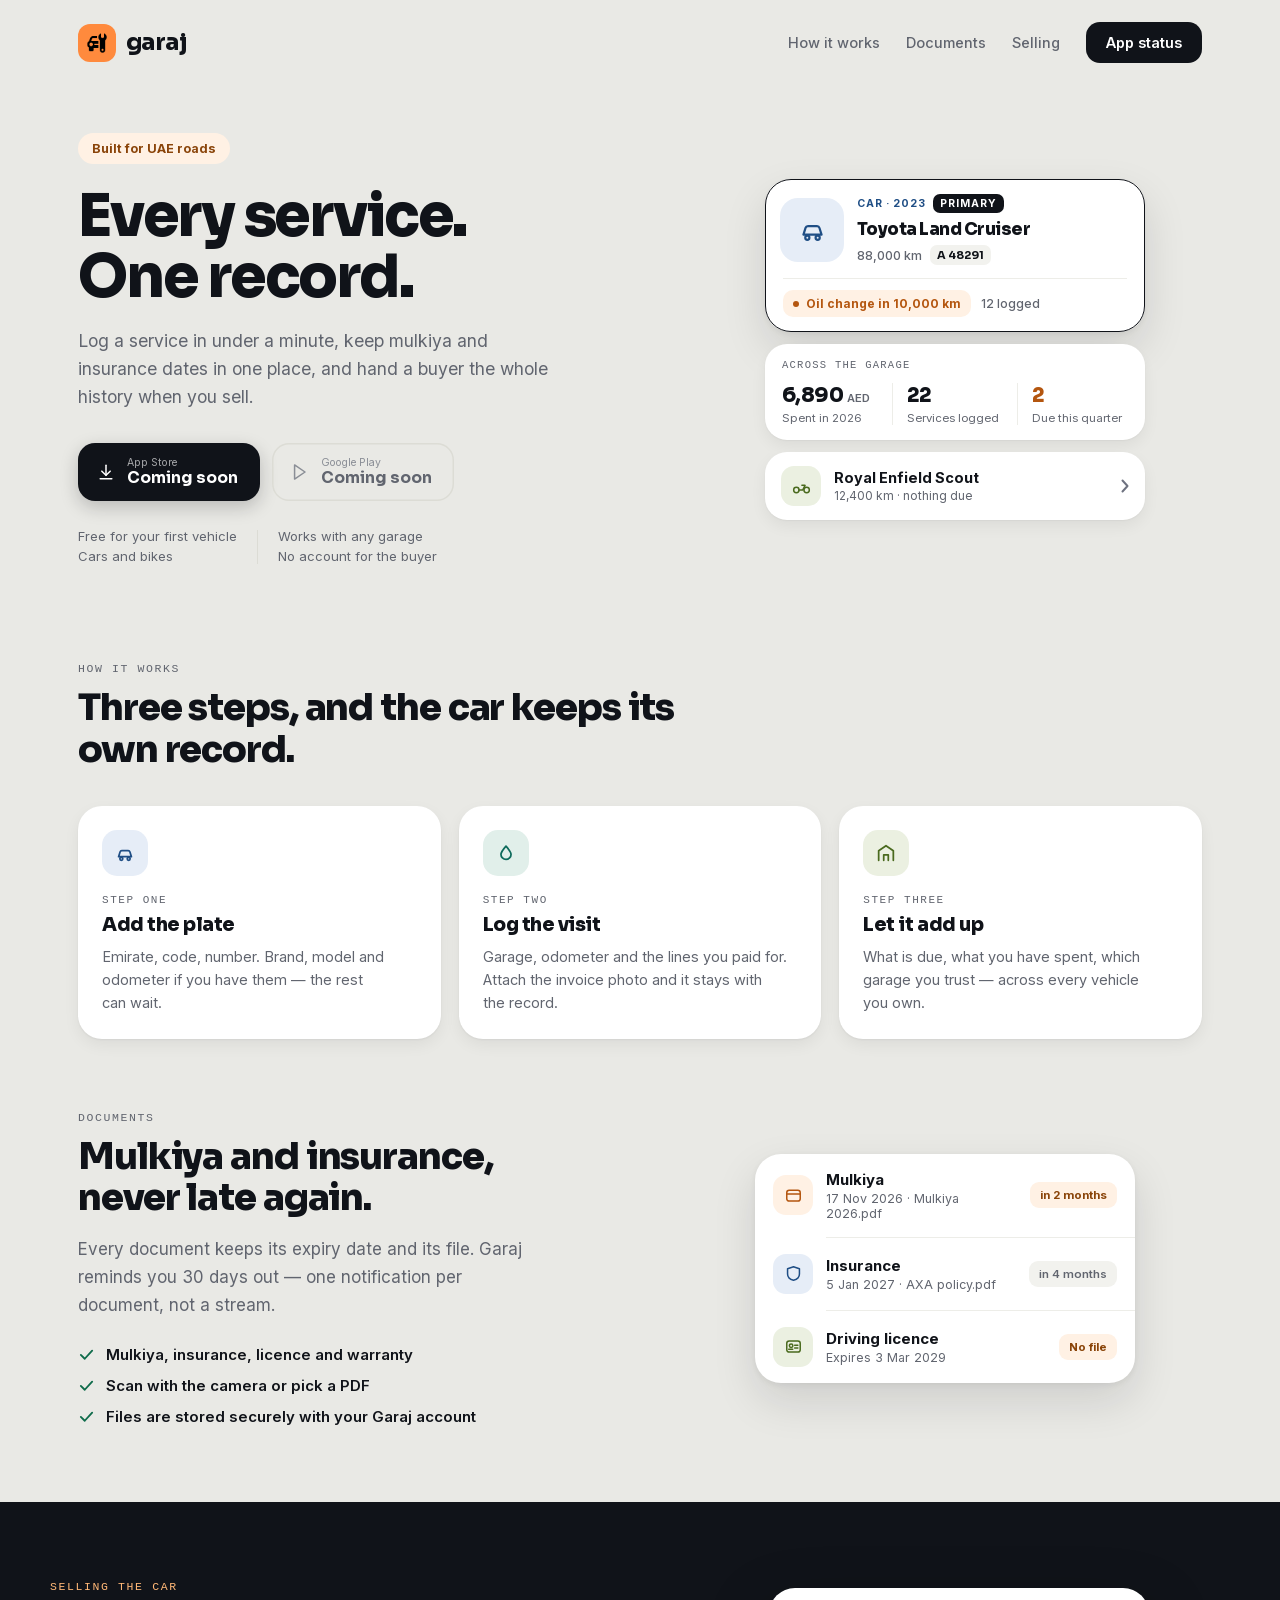
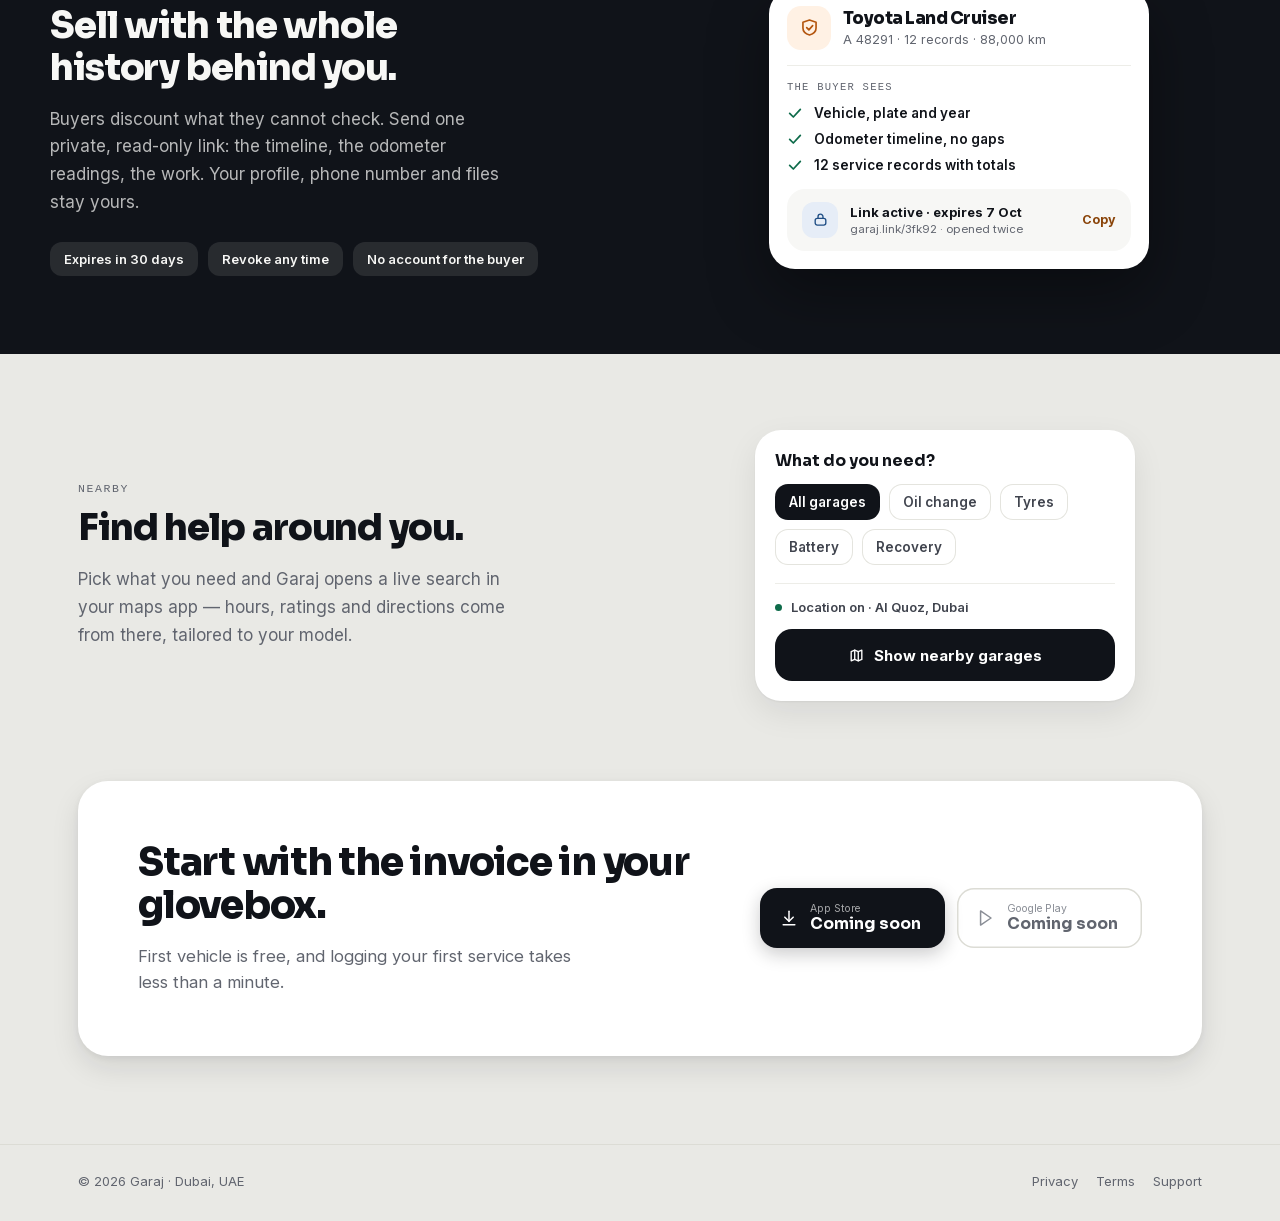
<file: index.html>
<!doctype html>
<html lang="en">
<head>
  <meta charset="utf-8">
  <meta name="viewport" content="width=device-width, initial-scale=1">
  <meta name="theme-color" content="#E9E9E5">
  <meta name="description" content="Garaj keeps your vehicle's service history, documents and reminders together. Built for UAE roads.">
  <title>Garaj — Every service. One record.</title>
  <link rel="icon" type="image/png" href="assets/garaj-mark.png">
  <link rel="stylesheet" href="styles.css">
</head>
<body>
<div style="background: #E9E9E5; font-family: Inter, sans-serif; color: #101319; overflow-x: hidden">

  <header style="max-width: 1180px; margin: 0 auto; padding: 22px 28px; display: flex; align-items: center; justify-content: space-between; gap: 24px; flex-wrap: wrap">
    <div style="display: flex; align-items: center; gap: 10px">
      <div style="width: 38px; height: 38px; border-radius: 12px; background: #FF8A3D; display: flex; align-items: center; justify-content: center; flex-shrink: 0"><img src="assets/garaj-mark.png" alt="" style="width: 22px; height: 22px; filter: brightness(0)"></div>
      <span style="font-family: 'Sora', sans-serif; font-weight: 800; font-size: 23px; letter-spacing: -0.025em">garaj</span>
    </div>
    <nav style="display: flex; align-items: center; gap: 26px; flex-wrap: wrap">
      <a href="#how" style="font-size: 14.5px; font-weight: 500; color: #61656F">How it works</a>
      <a href="#papers" style="font-size: 14.5px; font-weight: 500; color: #61656F">Documents</a>
      <a href="#selling" style="font-size: 14.5px; font-weight: 500; color: #61656F">Selling</a>
      <a href="#get" style="background: #101319; color: #FFFFFF; border-radius: 14px; padding: 12px 20px; font-size: 14.5px; font-weight: 600">App status</a>
    </nav>
  </header>

  <section style="max-width: 1180px; margin: 0 auto; padding: 48px 28px 32px; display: flex; align-items: center; gap: 56px; flex-wrap: wrap; animation: fadeUp .5s ease both">
    <div style="flex: 1 1 420px; min-width: 300px">
      <div style="display: inline-flex; align-items: center; gap: 8px; background: #FFF1E4; color: #8A4409; border-radius: 999px; padding: 8px 14px; font-size: 12.5px; font-weight: 700">Built for UAE roads</div>
      <h1 style="font-family: 'Sora', sans-serif; font-weight: 800; font-size: clamp(38px, 4.6vw, 60px); line-height: 1.03; letter-spacing: -0.038em; margin: 22px 0 0; text-wrap: pretty">Every service.<br>One record.</h1>
      <p style="font-size: 17.5px; line-height: 1.6; color: #61656F; max-width: 470px; margin: 20px 0 0; text-wrap: pretty">Log a service in under a minute, keep mulkiya and insurance dates in one place, and hand a buyer the whole history when you sell.</p>

      
        <div id="get" style="display: flex; gap: 12px; flex-wrap: wrap; margin-top: 32px">
          <div aria-label="App Store coming soon" style="display: flex; align-items: center; gap: 11px; background: #101319; color: #FFFFFF; border-radius: 17px; padding: 14px 22px 14px 18px; box-shadow: 0 6px 18px rgba(16,19,25,.22)">
            <svg width="20" height="20" viewBox="0 0 24 24" fill="none" stroke="#FFFFFF" stroke-width="1.8" stroke-linecap="round" stroke-linejoin="round"><path d="M12 4v12"></path><path d="M7 11l5 5 5-5"></path><path d="M5 20h14"></path></svg>
            <span style="display: flex; flex-direction: column; line-height: 1.15"><span style="font-size: 10.5px; opacity: .62">App Store</span><span style="font-family: 'Sora', sans-serif; font-weight: 700; font-size: 15.5px">Coming soon</span></span>
          </div>
          <div style="display: flex; align-items: center; gap: 11px; background: transparent; color: #61656F; border-radius: 17px; padding: 14px 22px 14px 18px; box-shadow: inset 0 0 0 1.5px #DCDCD5">
            <svg width="20" height="20" viewBox="0 0 24 24" fill="none" stroke="#8A8E96" stroke-width="1.8" stroke-linecap="round" stroke-linejoin="round"><path d="M5.5 3.5 18 12 5.5 20.5z"></path></svg>
            <span style="display: flex; flex-direction: column; line-height: 1.15"><span style="font-size: 10.5px; color: #8A8E96">Google Play</span><span style="font-family: 'Sora', sans-serif; font-weight: 700; font-size: 15.5px; color: #61656F">Coming soon</span></span>
          </div>
        </div>
      

      <div style="display: flex; align-items: center; gap: 20px; margin-top: 26px; flex-wrap: wrap">
        <div style="font-size: 13px; color: #61656F; line-height: 1.5">Free for your first vehicle<br>Cars and bikes</div>
        <div style="width: 1px; height: 34px; background: #DCDCD5"></div>
        <div style="font-size: 13px; color: #61656F; line-height: 1.5">Works with any garage<br>No account for the buyer</div>
      </div>
    </div>

    <div style="flex: 1 1 340px; min-width: 300px; display: flex; justify-content: center">
      <div style="width: 100%; max-width: 380px; display: flex; flex-direction: column; gap: 12px">

        <div style="background: #FFFFFF; border-radius: 26px; padding: 15px; box-shadow: 0 2px 6px rgba(16,19,25,.06), 0 18px 44px rgba(16,19,25,.12); outline: 1.5px solid #101319; outline-offset: -1.5px">
          <div style="display: flex; align-items: center; gap: 13px">
            <div style="width: 64px; height: 64px; border-radius: 18px; background: #E6EDF7; display: flex; align-items: center; justify-content: center; flex-shrink: 0">
              <svg width="31" height="31" viewBox="0 0 24 24" fill="none" stroke="#1F4E85" stroke-width="1.7" stroke-linecap="round" stroke-linejoin="round"><path d="M5 16h14l-1.6-5.2A2 2 0 0 0 15.5 9.4h-7A2 2 0 0 0 6.6 10.8Z"></path><circle cx="8" cy="18.4" r="1.6"></circle><circle cx="16" cy="18.4" r="1.6"></circle></svg>
            </div>
            <div style="flex: 1; min-width: 0">
              <div style="display: flex; align-items: center; gap: 6px; flex-wrap: wrap">
                <span style="font-size: 10.5px; font-weight: 700; letter-spacing: .1em; text-transform: uppercase; color: #1F4E85">Car · 2023</span>
                <span style="font-size: 10.5px; font-weight: 700; letter-spacing: .1em; text-transform: uppercase; color: #FFFFFF; background: #101319; padding: 3px 7px; border-radius: 7px">Primary</span>
              </div>
              <div style="font-family: 'Sora', sans-serif; font-weight: 800; font-size: 17px; letter-spacing: -0.03em; margin-top: 6px">Toyota Land Cruiser</div>
              <div style="display: flex; align-items: center; gap: 8px; margin-top: 5px">
                <span style="font-size: 12.5px; color: #61656F; font-weight: 500">88,000 km</span>
                <span style="font-family: 'Sora', sans-serif; font-weight: 700; font-size: 11px; background: #F2F2EE; padding: 3px 7px; border-radius: 7px">A 48291</span>
              </div>
            </div>
          </div>
          <div style="height: 1px; background: #EDEDE8; margin: 13px 3px 0"></div>
          <div style="display: flex; align-items: center; gap: 10px; padding: 11px 3px 0; flex-wrap: wrap">
            <div style="display: flex; align-items: center; gap: 7px; background: #FFF1E4; padding: 6px 10px; border-radius: 10px">
              <div style="width: 6px; height: 6px; border-radius: 50%; background: #B4560F"></div>
              <span style="font-size: 12px; font-weight: 700; color: #B4560F">Oil change in 10,000 km</span>
            </div>
            <span style="font-size: 12px; color: #61656F; font-weight: 500">12 logged</span>
          </div>
        </div>

        <div style="background: #FFFFFF; border-radius: 22px; padding: 15px 17px; box-shadow: 0 1px 2px rgba(16,19,25,.05), 0 6px 16px rgba(16,19,25,.06)">
          <div style="font-family: ui-monospace, monospace; font-size: 10.5px; letter-spacing: .12em; text-transform: uppercase; color: #61656F">Across the garage</div>
          <div style="display: flex; margin-top: 12px">
            <div style="flex: 1">
              <div style="display: flex; align-items: baseline; gap: 4px">
                <span style="font-family: 'Sora', sans-serif; font-weight: 800; font-size: 20px; letter-spacing: -0.03em">6,890</span>
                <span style="font-size: 11.5px; color: #61656F; font-weight: 600">AED</span>
              </div>
              <div style="font-size: 11.5px; color: #61656F; margin-top: 3px">Spent in 2026</div>
            </div>
            <div style="width: 1px; background: #EDEDE8; margin: 0 14px"></div>
            <div style="flex: 1">
              <div style="font-family: 'Sora', sans-serif; font-weight: 800; font-size: 20px; letter-spacing: -0.03em">22</div>
              <div style="font-size: 11.5px; color: #61656F; margin-top: 3px">Services logged</div>
            </div>
            <div style="width: 1px; background: #EDEDE8; margin: 0 14px"></div>
            <div style="flex: 1">
              <div style="font-family: 'Sora', sans-serif; font-weight: 800; font-size: 20px; letter-spacing: -0.03em; color: #B4560F">2</div>
              <div style="font-size: 11.5px; color: #61656F; margin-top: 3px">Due this quarter</div>
            </div>
          </div>
        </div>

        <div style="display: flex; align-items: center; gap: 13px; background: #FFFFFF; border-radius: 22px; padding: 14px 16px; box-shadow: 0 1px 2px rgba(16,19,25,.05), 0 6px 16px rgba(16,19,25,.06)">
          <div style="width: 40px; height: 40px; border-radius: 13px; background: #EBF0E1; display: flex; align-items: center; justify-content: center; flex-shrink: 0">
            <svg width="19" height="19" viewBox="0 0 24 24" fill="none" stroke="#4A6A1E" stroke-width="1.9" stroke-linecap="round" stroke-linejoin="round"><circle cx="5.5" cy="16.5" r="3.4"></circle><circle cx="18.5" cy="16.5" r="3.4"></circle><path d="M8.5 16.5h5l3-6h-4"></path></svg>
          </div>
          <div style="flex: 1; min-width: 0">
            <div style="font-size: 14.5px; font-weight: 700">Royal Enfield Scout</div>
            <div style="font-size: 12px; color: #61656F; margin-top: 2px">12,400 km · nothing due</div>
          </div>
          <svg width="8" height="14" viewBox="0 0 8 14" fill="none" stroke="#6E7280" stroke-width="2" stroke-linecap="round" stroke-linejoin="round" style="flex-shrink: 0"><path d="M1.5 1.5 6.5 7l-5 5.5"></path></svg>
        </div>

      </div>
    </div>
  </section>

  <section id="how" style="max-width: 1180px; margin: 0 auto; padding: 64px 28px 0">
    <div style="font-family: ui-monospace, monospace; font-size: 11.5px; color: #61656F; letter-spacing: .14em; text-transform: uppercase">How it works</div>
    <h2 style="font-family: 'Sora', sans-serif; font-weight: 800; font-size: clamp(27px, 3vw, 37px); letter-spacing: -0.03em; margin: 12px 0 36px; max-width: 620px; line-height: 1.12">Three steps, and the car keeps its own record.</h2>
    <div style="display: grid; grid-template-columns: repeat(auto-fit, minmax(min(100%, 260px), 1fr)); gap: 18px">

      <div style="background: #FFFFFF; border-radius: 24px; padding: 24px; box-shadow: 0 1px 2px rgba(16,19,25,.05), 0 6px 16px rgba(16,19,25,.06)">
        <div style="width: 46px; height: 46px; border-radius: 15px; background: #E6EDF7; display: flex; align-items: center; justify-content: center">
          <svg width="22" height="22" viewBox="0 0 24 24" fill="none" stroke="#1F4E85" stroke-width="1.9" stroke-linecap="round" stroke-linejoin="round"><path d="M5 16h14l-1.6-5.2A2 2 0 0 0 15.5 9.4h-7A2 2 0 0 0 6.6 10.8Z"></path><circle cx="8" cy="18.4" r="1.6"></circle><circle cx="16" cy="18.4" r="1.6"></circle></svg>
        </div>
        <div style="font-family: ui-monospace, monospace; font-size: 11px; letter-spacing: .14em; text-transform: uppercase; color: #61656F; margin-top: 18px">Step one</div>
        <div style="font-family: 'Sora', sans-serif; font-weight: 800; font-size: 19px; letter-spacing: -0.025em; margin-top: 7px">Add the plate</div>
        <p style="font-size: 14.5px; line-height: 1.6; color: #61656F; margin: 8px 0 0; text-wrap: pretty">Emirate, code, number. Brand, model and odometer if you have them — the rest can wait.</p>
      </div>

      <div style="background: #FFFFFF; border-radius: 24px; padding: 24px; box-shadow: 0 1px 2px rgba(16,19,25,.05), 0 6px 16px rgba(16,19,25,.06)">
        <div style="width: 46px; height: 46px; border-radius: 15px; background: #E1EFEA; display: flex; align-items: center; justify-content: center">
          <svg width="22" height="22" viewBox="0 0 24 24" fill="none" stroke="#0E6B5C" stroke-width="1.9" stroke-linecap="round" stroke-linejoin="round"><path d="M12 4.5c3.5 4 5.5 6.3 5.5 9a5.5 5.5 0 0 1-11 0c0-2.7 2-5 5.5-9Z"></path></svg>
        </div>
        <div style="font-family: ui-monospace, monospace; font-size: 11px; letter-spacing: .14em; text-transform: uppercase; color: #61656F; margin-top: 18px">Step two</div>
        <div style="font-family: 'Sora', sans-serif; font-weight: 800; font-size: 19px; letter-spacing: -0.025em; margin-top: 7px">Log the visit</div>
        <p style="font-size: 14.5px; line-height: 1.6; color: #61656F; margin: 8px 0 0; text-wrap: pretty">Garage, odometer and the lines you paid for. Attach the invoice photo and it stays with the record.</p>
      </div>

      <div style="background: #FFFFFF; border-radius: 24px; padding: 24px; box-shadow: 0 1px 2px rgba(16,19,25,.05), 0 6px 16px rgba(16,19,25,.06)">
        <div style="width: 46px; height: 46px; border-radius: 15px; background: #EBF0E1; display: flex; align-items: center; justify-content: center">
          <svg width="22" height="22" viewBox="0 0 24 24" fill="none" stroke="#4A6A1E" stroke-width="1.9" stroke-linecap="round" stroke-linejoin="round"><path d="M4 20V9.5l8-5.5 8 5.5V20"></path><path d="M9.5 20v-6h5v6"></path></svg>
        </div>
        <div style="font-family: ui-monospace, monospace; font-size: 11px; letter-spacing: .14em; text-transform: uppercase; color: #61656F; margin-top: 18px">Step three</div>
        <div style="font-family: 'Sora', sans-serif; font-weight: 800; font-size: 19px; letter-spacing: -0.025em; margin-top: 7px">Let it add up</div>
        <p style="font-size: 14.5px; line-height: 1.6; color: #61656F; margin: 8px 0 0; text-wrap: pretty">What is due, what you have spent, which garage you trust — across every vehicle you own.</p>
      </div>

    </div>
  </section>

  <section id="papers" style="max-width: 1180px; margin: 0 auto; padding: 72px 28px 0; display: flex; gap: 56px; align-items: center; flex-wrap: wrap">
    <div style="flex: 1 1 380px; min-width: 300px">
      <div style="font-family: ui-monospace, monospace; font-size: 11.5px; color: #61656F; letter-spacing: .14em; text-transform: uppercase">Documents</div>
      <h2 style="font-family: 'Sora', sans-serif; font-weight: 800; font-size: clamp(27px, 3vw, 37px); letter-spacing: -0.03em; margin: 12px 0 0; line-height: 1.12; max-width: 460px">Mulkiya and insurance, never late again.</h2>
      <p style="font-size: 17px; line-height: 1.62; color: #61656F; max-width: 460px; margin: 18px 0 0; text-wrap: pretty">Every document keeps its expiry date and its file. Garaj reminds you 30 days out — one notification per document, not a stream.</p>
      <div style="display: flex; flex-direction: column; gap: 12px; margin-top: 26px; max-width: 440px">
        <div style="display: flex; align-items: center; gap: 11px">
          <svg width="17" height="17" viewBox="0 0 24 24" fill="none" stroke="#0E6B4A" stroke-width="2.6" stroke-linecap="round" stroke-linejoin="round" style="flex-shrink: 0"><path d="M4 12.5 9.5 18 20 6.5"></path></svg>
          <span style="font-size: 15px; font-weight: 600">Mulkiya, insurance, licence and warranty</span>
        </div>
        <div style="display: flex; align-items: center; gap: 11px">
          <svg width="17" height="17" viewBox="0 0 24 24" fill="none" stroke="#0E6B4A" stroke-width="2.6" stroke-linecap="round" stroke-linejoin="round" style="flex-shrink: 0"><path d="M4 12.5 9.5 18 20 6.5"></path></svg>
          <span style="font-size: 15px; font-weight: 600">Scan with the camera or pick a PDF</span>
        </div>
        <div style="display: flex; align-items: center; gap: 11px">
          <svg width="17" height="17" viewBox="0 0 24 24" fill="none" stroke="#0E6B4A" stroke-width="2.6" stroke-linecap="round" stroke-linejoin="round" style="flex-shrink: 0"><path d="M4 12.5 9.5 18 20 6.5"></path></svg>
          <span style="font-size: 15px; font-weight: 600">Files are stored securely with your Garaj account</span>
        </div>
      </div>
    </div>

    <div style="flex: 1 1 340px; min-width: 300px; display: flex; justify-content: center">
      <div style="width: 100%; max-width: 380px; background: #FFFFFF; border-radius: 26px; box-shadow: 0 2px 6px rgba(16,19,25,.06), 0 18px 44px rgba(16,19,25,.12)">
        <div style="display: flex; align-items: center; gap: 13px; padding: 16px 18px">
          <div style="width: 40px; height: 40px; border-radius: 13px; background: #FFF1E4; display: flex; align-items: center; justify-content: center; flex-shrink: 0">
            <svg width="19" height="19" viewBox="0 0 24 24" fill="none" stroke="#B4560F" stroke-width="1.9" stroke-linecap="round" stroke-linejoin="round"><rect x="3.5" y="5.5" width="17" height="13.5" rx="3"></rect><path d="M3.5 10h17"></path></svg>
          </div>
          <div style="flex: 1; min-width: 0">
            <div style="font-size: 15px; font-weight: 700">Mulkiya</div>
            <div style="font-size: 12.5px; color: #61656F; margin-top: 2px">17 Nov 2026 · Mulkiya 2026.pdf</div>
          </div>
          <span style="background: #FFF1E4; color: #8A4409; font-size: 11.5px; font-weight: 700; padding: 6px 10px; border-radius: 9px; white-space: nowrap; flex-shrink: 0">in 2 months</span>
        </div>
        <div style="height: 1px; background: #EDEDE8; margin-left: 71px"></div>
        <div style="display: flex; align-items: center; gap: 13px; padding: 16px 18px">
          <div style="width: 40px; height: 40px; border-radius: 13px; background: #E6EDF7; display: flex; align-items: center; justify-content: center; flex-shrink: 0">
            <svg width="19" height="19" viewBox="0 0 24 24" fill="none" stroke="#1F4E85" stroke-width="1.9" stroke-linecap="round" stroke-linejoin="round"><path d="M12 3.5 19.5 6v6.5c0 4-3.2 6.8-7.5 8-4.3-1.2-7.5-4-7.5-8V6Z"></path></svg>
          </div>
          <div style="flex: 1; min-width: 0">
            <div style="font-size: 15px; font-weight: 700">Insurance</div>
            <div style="font-size: 12.5px; color: #61656F; margin-top: 2px">5 Jan 2027 · AXA policy.pdf</div>
          </div>
          <span style="background: #F2F2EE; color: #61656F; font-size: 11.5px; font-weight: 600; padding: 6px 10px; border-radius: 9px; white-space: nowrap; flex-shrink: 0">in 4 months</span>
        </div>
        <div style="height: 1px; background: #EDEDE8; margin-left: 71px"></div>
        <div style="display: flex; align-items: center; gap: 13px; padding: 16px 18px">
          <div style="width: 40px; height: 40px; border-radius: 13px; background: #EBF0E1; display: flex; align-items: center; justify-content: center; flex-shrink: 0">
            <svg width="19" height="19" viewBox="0 0 24 24" fill="none" stroke="#4A6A1E" stroke-width="1.9" stroke-linecap="round" stroke-linejoin="round"><rect x="3.5" y="5" width="17" height="14" rx="3"></rect><circle cx="9" cy="11" r="2.2"></circle><path d="M13.5 10.5h4M13.5 14h4M6 15.5h5"></path></svg>
          </div>
          <div style="flex: 1; min-width: 0">
            <div style="font-size: 15px; font-weight: 700">Driving licence</div>
            <div style="font-size: 12.5px; color: #61656F; margin-top: 2px">Expires 3 Mar 2029</div>
          </div>
          <span style="background: #FFF1E4; color: #8A4409; font-size: 11.5px; font-weight: 700; padding: 6px 10px; border-radius: 9px; white-space: nowrap; flex-shrink: 0">No file</span>
        </div>
      </div>
    </div>
  </section>

  <section id="selling" style="background: #101319; margin-top: 76px; padding: 78px 28px; color: #F7F7F5">
    <div style="max-width: 1180px; margin: 0 auto; display: flex; gap: 56px; align-items: center; flex-wrap: wrap">
      <div style="flex: 1 1 380px; min-width: 300px">
        <div style="font-family: ui-monospace, monospace; font-size: 11.5px; color: #FFB877; letter-spacing: .14em; text-transform: uppercase">Selling the car</div>
        <h2 style="font-family: 'Sora', sans-serif; font-weight: 800; font-size: clamp(27px, 3vw, 37px); letter-spacing: -0.03em; margin: 12px 0 0; line-height: 1.12; max-width: 470px">Sell with the whole history behind you.</h2>
        <p style="font-size: 17px; line-height: 1.62; color: rgba(247,247,245,.72); max-width: 470px; margin: 18px 0 0; text-wrap: pretty">Buyers discount what they cannot check. Send one private, read-only link: the timeline, the odometer readings, the work. Your profile, phone number and files stay yours.</p>
        <div style="display: flex; gap: 10px; flex-wrap: wrap; margin-top: 26px">
          <span style="background: rgba(247,247,245,.1); color: #F7F7F5; font-size: 13px; font-weight: 600; padding: 9px 14px; border-radius: 12px">Expires in 30 days</span>
          <span style="background: rgba(247,247,245,.1); color: #F7F7F5; font-size: 13px; font-weight: 600; padding: 9px 14px; border-radius: 12px">Revoke any time</span>
          <span style="background: rgba(247,247,245,.1); color: #F7F7F5; font-size: 13px; font-weight: 600; padding: 9px 14px; border-radius: 12px">No account for the buyer</span>
        </div>
      </div>

      <div style="flex: 1 1 340px; min-width: 300px; display: flex; justify-content: center">
        <div style="width: 100%; max-width: 380px; background: #FFFFFF; color: #101319; border-radius: 26px; padding: 18px; box-shadow: 0 24px 60px rgba(0,0,0,.36)">
          <div style="display: flex; align-items: center; gap: 12px">
            <div style="width: 44px; height: 44px; border-radius: 14px; background: #FFF1E4; display: flex; align-items: center; justify-content: center; flex-shrink: 0">
              <svg width="21" height="21" viewBox="0 0 24 24" fill="none" stroke="#B4560F" stroke-width="1.9" stroke-linecap="round" stroke-linejoin="round"><path d="M12 3.5 19.5 6v6.5c0 4-3.2 6.8-7.5 8-4.3-1.2-7.5-4-7.5-8V6Z"></path><path d="M8.8 12.2 11.3 14.7 15.6 9.9"></path></svg>
            </div>
            <div style="flex: 1; min-width: 0">
              <div style="font-family: 'Sora', sans-serif; font-weight: 800; font-size: 17px; letter-spacing: -0.03em">Toyota Land Cruiser</div>
              <div style="font-size: 12.5px; color: #61656F; margin-top: 3px">A 48291 · 12 records · 88,000 km</div>
            </div>
          </div>
          <div style="height: 1px; background: #EDEDE8; margin: 15px 0"></div>
          <div style="font-family: ui-monospace, monospace; font-size: 10.5px; letter-spacing: .12em; text-transform: uppercase; color: #61656F">The buyer sees</div>
          <div style="display: flex; flex-direction: column; gap: 10px; margin-top: 12px">
            <div style="display: flex; align-items: center; gap: 11px">
              <svg width="16" height="16" viewBox="0 0 24 24" fill="none" stroke="#0E6B4A" stroke-width="2.6" stroke-linecap="round" stroke-linejoin="round" style="flex-shrink: 0"><path d="M4 12.5 9.5 18 20 6.5"></path></svg>
              <span style="font-size: 13.5px; font-weight: 600">Vehicle, plate and year</span>
            </div>
            <div style="display: flex; align-items: center; gap: 11px">
              <svg width="16" height="16" viewBox="0 0 24 24" fill="none" stroke="#0E6B4A" stroke-width="2.6" stroke-linecap="round" stroke-linejoin="round" style="flex-shrink: 0"><path d="M4 12.5 9.5 18 20 6.5"></path></svg>
              <span style="font-size: 13.5px; font-weight: 600">Odometer timeline, no gaps</span>
            </div>
            <div style="display: flex; align-items: center; gap: 11px">
              <svg width="16" height="16" viewBox="0 0 24 24" fill="none" stroke="#0E6B4A" stroke-width="2.6" stroke-linecap="round" stroke-linejoin="round" style="flex-shrink: 0"><path d="M4 12.5 9.5 18 20 6.5"></path></svg>
              <span style="font-size: 13.5px; font-weight: 600">12 service records with totals</span>
            </div>
          </div>
          <div style="display: flex; align-items: center; gap: 12px; background: #F7F7F5; border-radius: 18px; padding: 13px 15px; margin-top: 16px">
            <div style="width: 36px; height: 36px; border-radius: 12px; background: #E6EDF7; display: flex; align-items: center; justify-content: center; flex-shrink: 0">
              <svg width="17" height="17" viewBox="0 0 24 24" fill="none" stroke="#1F4E85" stroke-width="1.9" stroke-linecap="round" stroke-linejoin="round"><rect x="4.5" y="10.5" width="15" height="9.5" rx="3"></rect><path d="M8.5 10.5V8a3.5 3.5 0 0 1 7 0v2.5"></path></svg>
            </div>
            <div style="flex: 1; min-width: 0">
              <div style="font-size: 13px; font-weight: 700">Link active · expires 7 Oct</div>
              <div style="font-size: 11.5px; color: #61656F; margin-top: 2px">garaj.link/3fk92 · opened twice</div>
            </div>
            <span style="font-size: 12.5px; font-weight: 700; color: #8A4409; flex-shrink: 0">Copy</span>
          </div>
        </div>
      </div>
    </div>
  </section>

  
    <section style="max-width: 1180px; margin: 0 auto; padding: 76px 28px 0; display: flex; gap: 56px; align-items: center; flex-wrap: wrap">
      <div style="flex: 1 1 380px; min-width: 300px">
        <div style="font-family: ui-monospace, monospace; font-size: 11.5px; color: #61656F; letter-spacing: .14em; text-transform: uppercase">Nearby</div>
        <h2 style="font-family: 'Sora', sans-serif; font-weight: 800; font-size: clamp(27px, 3vw, 37px); letter-spacing: -0.03em; margin: 12px 0 0; line-height: 1.12; max-width: 440px">Find help around you.</h2>
        <p style="font-size: 17px; line-height: 1.62; color: #61656F; max-width: 460px; margin: 18px 0 0; text-wrap: pretty">Pick what you need and Garaj opens a live search in your maps app — hours, ratings and directions come from there, tailored to your model.</p>
      </div>
      <div style="flex: 1 1 340px; min-width: 300px; display: flex; justify-content: center">
        <div style="width: 100%; max-width: 380px; background: #FFFFFF; border-radius: 26px; padding: 20px; box-shadow: 0 1px 2px rgba(16,19,25,.05), 0 12px 32px rgba(16,19,25,.08)">
          <div style="font-family: 'Sora', sans-serif; font-weight: 700; font-size: 16px">What do you need?</div>
          <div style="display: flex; flex-wrap: wrap; gap: 9px; margin-top: 13px">
            <span style="background: #101319; color: #FFFFFF; font-size: 13.5px; font-weight: 600; padding: 10px 14px; border-radius: 13px">All garages</span>
            <span style="background: #FFFFFF; color: #40444E; font-size: 13.5px; font-weight: 600; padding: 10px 14px; border-radius: 13px; box-shadow: inset 0 0 0 1px #E4E4DE">Oil change</span>
            <span style="background: #FFFFFF; color: #40444E; font-size: 13.5px; font-weight: 600; padding: 10px 14px; border-radius: 13px; box-shadow: inset 0 0 0 1px #E4E4DE">Tyres</span>
            <span style="background: #FFFFFF; color: #40444E; font-size: 13.5px; font-weight: 600; padding: 10px 14px; border-radius: 13px; box-shadow: inset 0 0 0 1px #E4E4DE">Battery</span>
            <span style="background: #FFFFFF; color: #40444E; font-size: 13.5px; font-weight: 600; padding: 10px 14px; border-radius: 13px; box-shadow: inset 0 0 0 1px #E4E4DE">Recovery</span>
          </div>
          <div style="display: flex; align-items: center; gap: 9px; margin-top: 18px; padding-top: 15px; border-top: 1px solid #EDEDE8">
            <div style="width: 7px; height: 7px; border-radius: 50%; background: #0E6B4A; flex-shrink: 0"></div>
            <span style="font-size: 13px; font-weight: 600; color: #40444E">Location on · Al Quoz, Dubai</span>
          </div>
          <div style="height: 52px; border-radius: 17px; background: #101319; color: #FFFFFF; display: flex; align-items: center; justify-content: center; gap: 9px; font-size: 15px; font-weight: 700; margin-top: 14px">
            <svg width="17" height="17" viewBox="0 0 24 24" fill="none" stroke="#FFFFFF" stroke-width="1.9" stroke-linecap="round" stroke-linejoin="round"><path d="M9.5 4.5 4.5 6.5v13l5-2 5 2 5-2v-13l-5 2Z"></path><path d="M9.5 4.5v13M14.5 6.5v13"></path></svg>Show nearby garages
          </div>
        </div>
      </div>
    </section>
  

  <section style="max-width: 1180px; margin: 0 auto; padding: 80px 28px 88px">
    <div style="background: #FFFFFF; border-radius: 30px; padding: clamp(30px, 5vw, 60px); box-shadow: 0 2px 6px rgba(16,19,25,.06), 0 12px 28px rgba(16,19,25,.10); display: flex; gap: 44px; align-items: center; flex-wrap: wrap">
      <div style="flex: 1 1 360px; min-width: 280px">
        <h2 style="font-family: 'Sora', sans-serif; font-weight: 800; font-size: clamp(27px, 3.2vw, 39px); letter-spacing: -0.032em; margin: 0; line-height: 1.1">Start with the invoice in your glovebox.</h2>
        <p style="font-size: 16.5px; color: #61656F; line-height: 1.6; margin: 16px 0 0; max-width: 440px; text-wrap: pretty">First vehicle is free, and logging your first service takes less than a minute.</p>
      </div>
      <div style="flex: 0 1 auto; display: flex; gap: 12px; flex-wrap: wrap">
        <div aria-label="App Store coming soon" style="display: flex; align-items: center; gap: 11px; background: #101319; color: #FFFFFF; border-radius: 17px; padding: 15px 24px 15px 19px; box-shadow: 0 6px 18px rgba(16,19,25,.22)">
          <svg width="20" height="20" viewBox="0 0 24 24" fill="none" stroke="#FFFFFF" stroke-width="1.8" stroke-linecap="round" stroke-linejoin="round"><path d="M12 4v12"></path><path d="M7 11l5 5 5-5"></path><path d="M5 20h14"></path></svg>
          <span style="display: flex; flex-direction: column; line-height: 1.15"><span style="font-size: 10.5px; opacity: .62">App Store</span><span style="font-family: 'Sora', sans-serif; font-weight: 700; font-size: 15.5px">Coming soon</span></span>
        </div>
        <div style="display: flex; align-items: center; gap: 11px; background: transparent; color: #61656F; border-radius: 17px; padding: 15px 24px 15px 19px; box-shadow: inset 0 0 0 1.5px #DCDCD5">
          <svg width="20" height="20" viewBox="0 0 24 24" fill="none" stroke="#8A8E96" stroke-width="1.8" stroke-linecap="round" stroke-linejoin="round"><path d="M5.5 3.5 18 12 5.5 20.5z"></path></svg>
          <span style="display: flex; flex-direction: column; line-height: 1.15"><span style="font-size: 10.5px; color: #8A8E96">Google Play</span><span style="font-family: 'Sora', sans-serif; font-weight: 700; font-size: 15.5px; color: #61656F">Coming soon</span></span>
        </div>
      </div>
    </div>
  </section>

  <footer style="border-top: 1px solid #DCDCD5">
    <div style="max-width: 1180px; margin: 0 auto; padding: 28px; display: flex; align-items: center; justify-content: space-between; gap: 20px; flex-wrap: wrap">
      <div style="display: flex; align-items: center; gap: 10px">
        <span style="font-size: 13px; color: #61656F">© 2026 Garaj · Dubai, UAE</span>
      </div>
      <div style="display:flex;gap:18px;align-items:center"><a href="privacy.html" style="font-size:13px;color:#61656F">Privacy</a><a href="terms.html" style="font-size:13px;color:#61656F">Terms</a><a href="mailto:support@garaj-app.com" style="font-size:13px;color:#61656F">Support</a></div>
    </div>
  </footer>

</div>
</body>
</html>
</file>
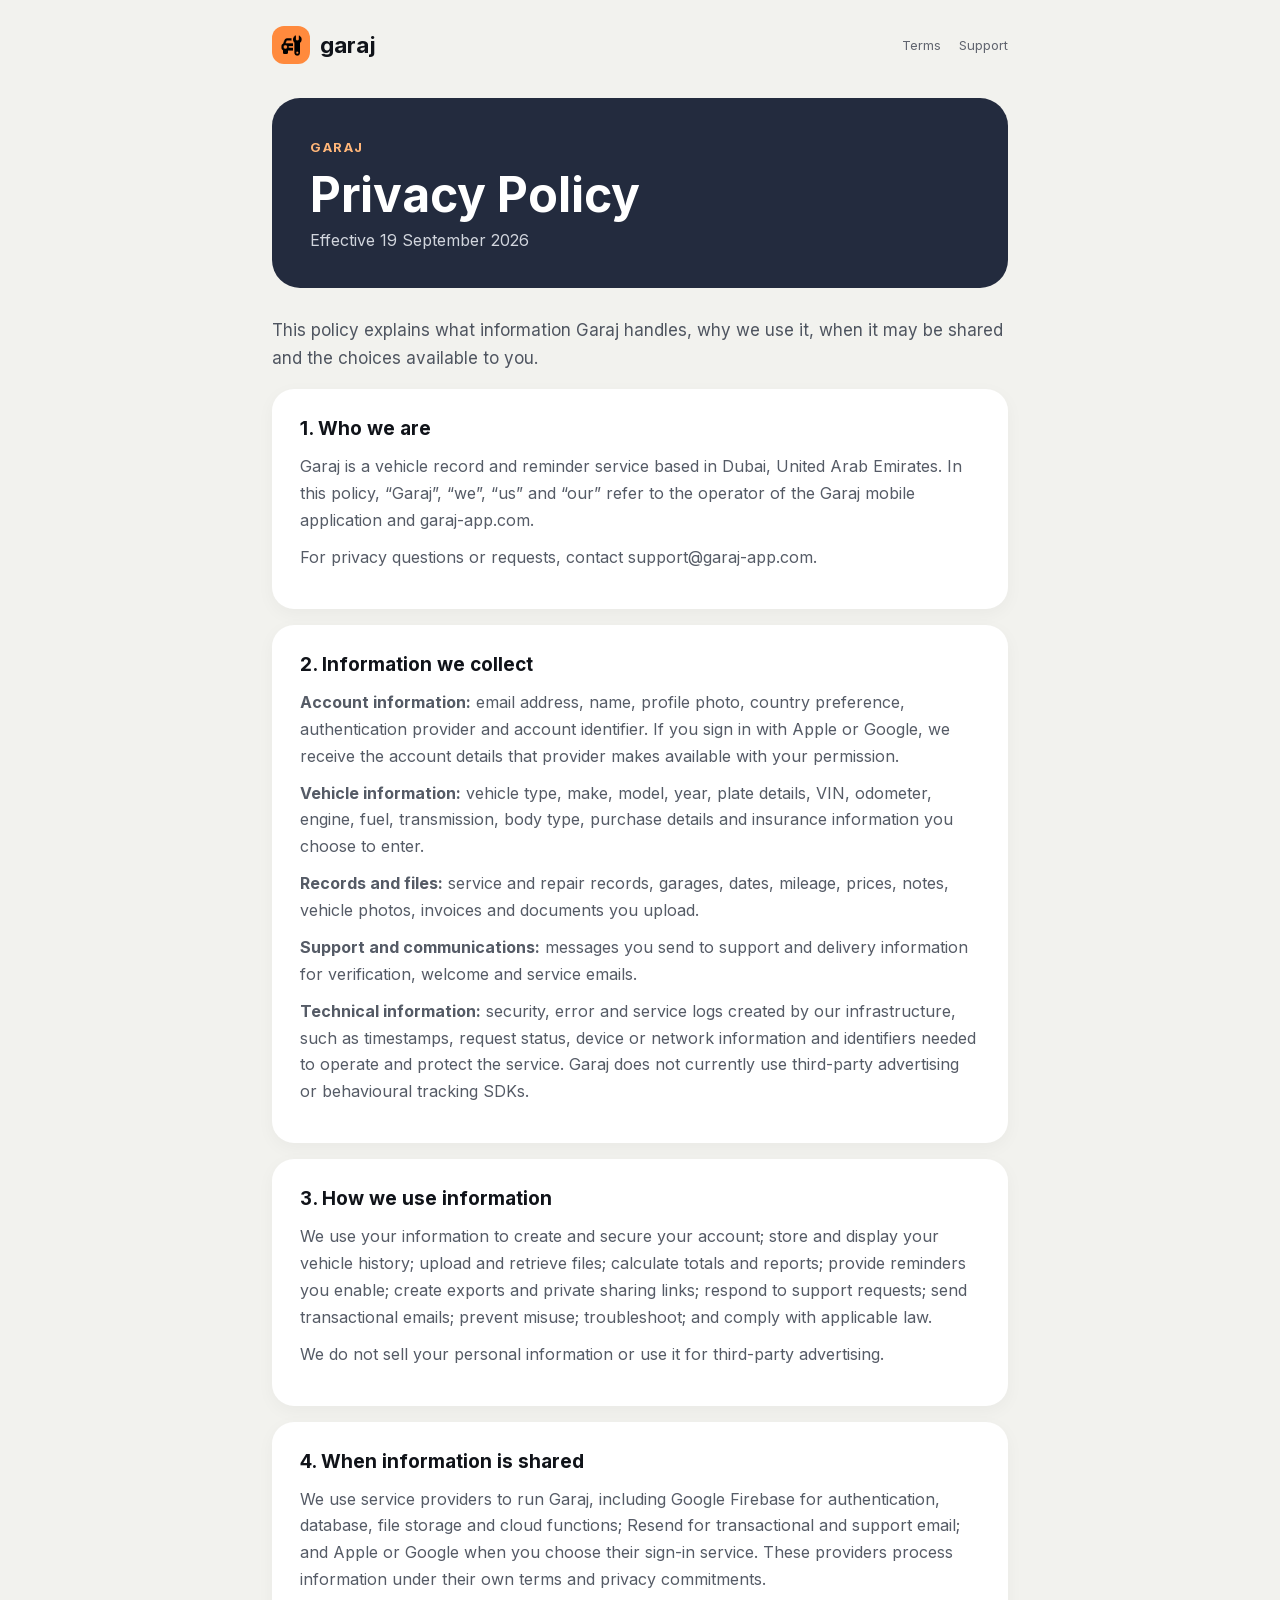
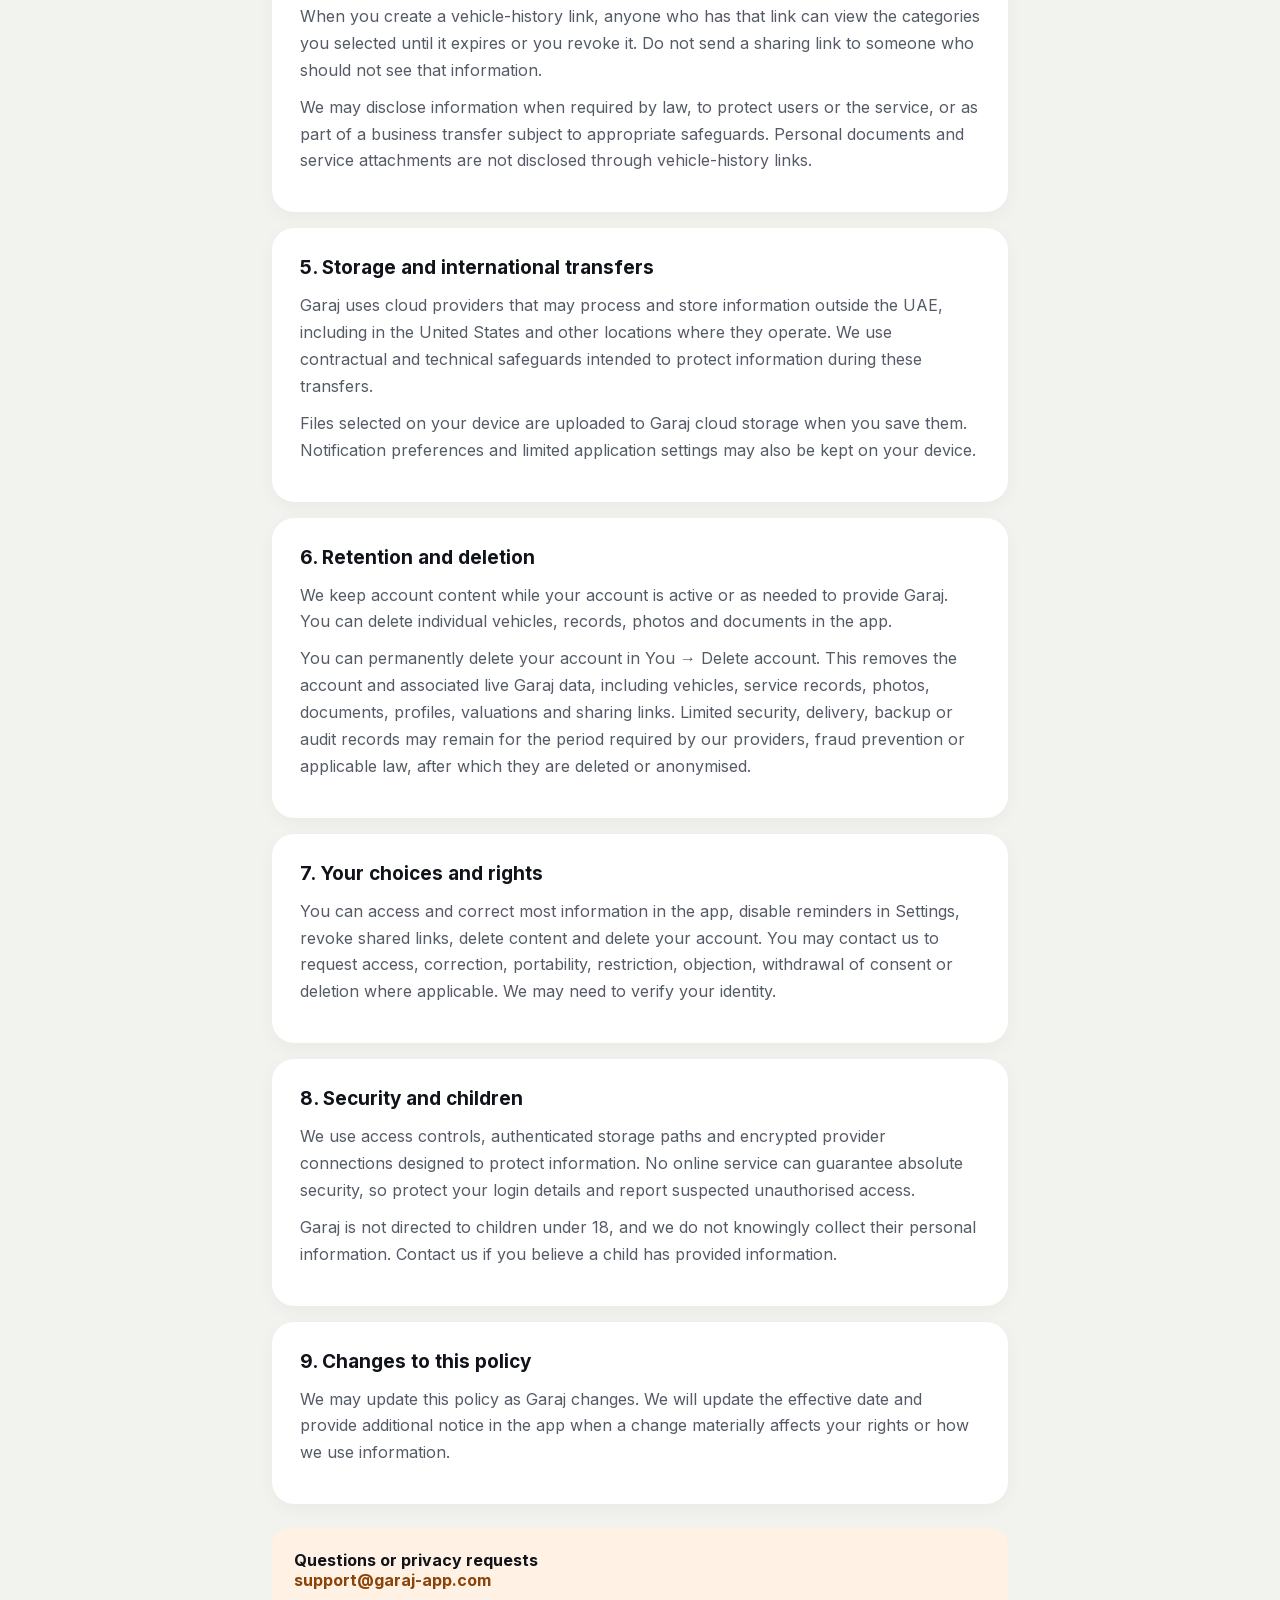
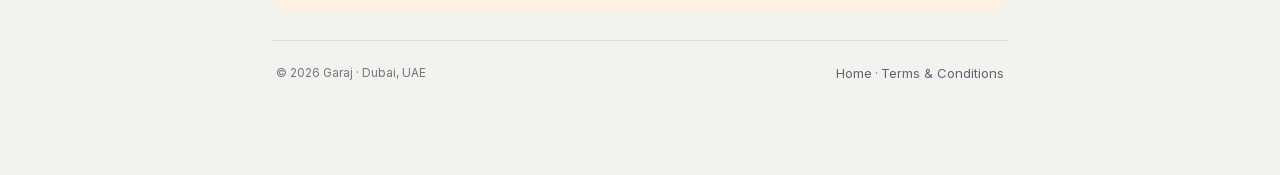
<file: privacy.html>
<!doctype html><html lang="en"><head><meta charset="utf-8"><meta name="viewport" content="width=device-width,initial-scale=1"><meta name="description" content="Garaj Privacy Policy"><title>Privacy Policy — Garaj</title><link rel="icon" href="assets/garaj-mark.png"><link rel="stylesheet" href="styles.css"><link rel="stylesheet" href="legal.css"></head><body><main class="legal-wrap">
<nav class="legal-nav"><a class="legal-brand" href="/"><span><img src="assets/garaj-mark.png" alt=""></span>garaj</a><div class="legal-nav-links"><a href="/terms.html">Terms</a><a href="mailto:support@garaj-app.com">Support</a></div></nav>
<header class="legal-hero"><small>GARAJ</small><h1>Privacy Policy</h1><p>Effective 19 September 2026</p></header>
<p class="legal-intro">This policy explains what information Garaj handles, why we use it, when it may be shared and the choices available to you.</p>
<section class="legal-card"><h2>1. Who we are</h2><p>Garaj is a vehicle record and reminder service based in Dubai, United Arab Emirates. In this policy, “Garaj”, “we”, “us” and “our” refer to the operator of the Garaj mobile application and garaj-app.com.</p><p>For privacy questions or requests, contact support@garaj-app.com.</p></section>
<section class="legal-card"><h2>2. Information we collect</h2><p><strong>Account information:</strong> email address, name, profile photo, country preference, authentication provider and account identifier. If you sign in with Apple or Google, we receive the account details that provider makes available with your permission.</p><p><strong>Vehicle information:</strong> vehicle type, make, model, year, plate details, VIN, odometer, engine, fuel, transmission, body type, purchase details and insurance information you choose to enter.</p><p><strong>Records and files:</strong> service and repair records, garages, dates, mileage, prices, notes, vehicle photos, invoices and documents you upload.</p><p><strong>Support and communications:</strong> messages you send to support and delivery information for verification, welcome and service emails.</p><p><strong>Technical information:</strong> security, error and service logs created by our infrastructure, such as timestamps, request status, device or network information and identifiers needed to operate and protect the service. Garaj does not currently use third-party advertising or behavioural tracking SDKs.</p></section>
<section class="legal-card"><h2>3. How we use information</h2><p>We use your information to create and secure your account; store and display your vehicle history; upload and retrieve files; calculate totals and reports; provide reminders you enable; create exports and private sharing links; respond to support requests; send transactional emails; prevent misuse; troubleshoot; and comply with applicable law.</p><p>We do not sell your personal information or use it for third-party advertising.</p></section>
<section class="legal-card"><h2>4. When information is shared</h2><p>We use service providers to run Garaj, including Google Firebase for authentication, database, file storage and cloud functions; Resend for transactional and support email; and Apple or Google when you choose their sign-in service. These providers process information under their own terms and privacy commitments.</p><p>When you create a vehicle-history link, anyone who has that link can view the categories you selected until it expires or you revoke it. Do not send a sharing link to someone who should not see that information.</p><p>We may disclose information when required by law, to protect users or the service, or as part of a business transfer subject to appropriate safeguards. Personal documents and service attachments are not disclosed through vehicle-history links.</p></section>
<section class="legal-card"><h2>5. Storage and international transfers</h2><p>Garaj uses cloud providers that may process and store information outside the UAE, including in the United States and other locations where they operate. We use contractual and technical safeguards intended to protect information during these transfers.</p><p>Files selected on your device are uploaded to Garaj cloud storage when you save them. Notification preferences and limited application settings may also be kept on your device.</p></section>
<section class="legal-card"><h2>6. Retention and deletion</h2><p>We keep account content while your account is active or as needed to provide Garaj. You can delete individual vehicles, records, photos and documents in the app.</p><p>You can permanently delete your account in You → Delete account. This removes the account and associated live Garaj data, including vehicles, service records, photos, documents, profiles, valuations and sharing links. Limited security, delivery, backup or audit records may remain for the period required by our providers, fraud prevention or applicable law, after which they are deleted or anonymised.</p></section>
<section class="legal-card"><h2>7. Your choices and rights</h2><p>You can access and correct most information in the app, disable reminders in Settings, revoke shared links, delete content and delete your account. You may contact us to request access, correction, portability, restriction, objection, withdrawal of consent or deletion where applicable. We may need to verify your identity.</p></section>
<section class="legal-card"><h2>8. Security and children</h2><p>We use access controls, authenticated storage paths and encrypted provider connections designed to protect information. No online service can guarantee absolute security, so protect your login details and report suspected unauthorised access.</p><p>Garaj is not directed to children under 18, and we do not knowingly collect their personal information. Contact us if you believe a child has provided information.</p></section>
<section class="legal-card"><h2>9. Changes to this policy</h2><p>We may update this policy as Garaj changes. We will update the effective date and provide additional notice in the app when a change materially affects your rights or how we use information.</p></section>
<div class="legal-contact"><strong>Questions or privacy requests</strong><br><a href="mailto:support@garaj-app.com">support@garaj-app.com</a></div>
<footer class="legal-footer"><span>© 2026 Garaj · Dubai, UAE</span><span><a href="/">Home</a> · <a href="/terms.html">Terms &amp; Conditions</a></span></footer></main></body></html>
</file>
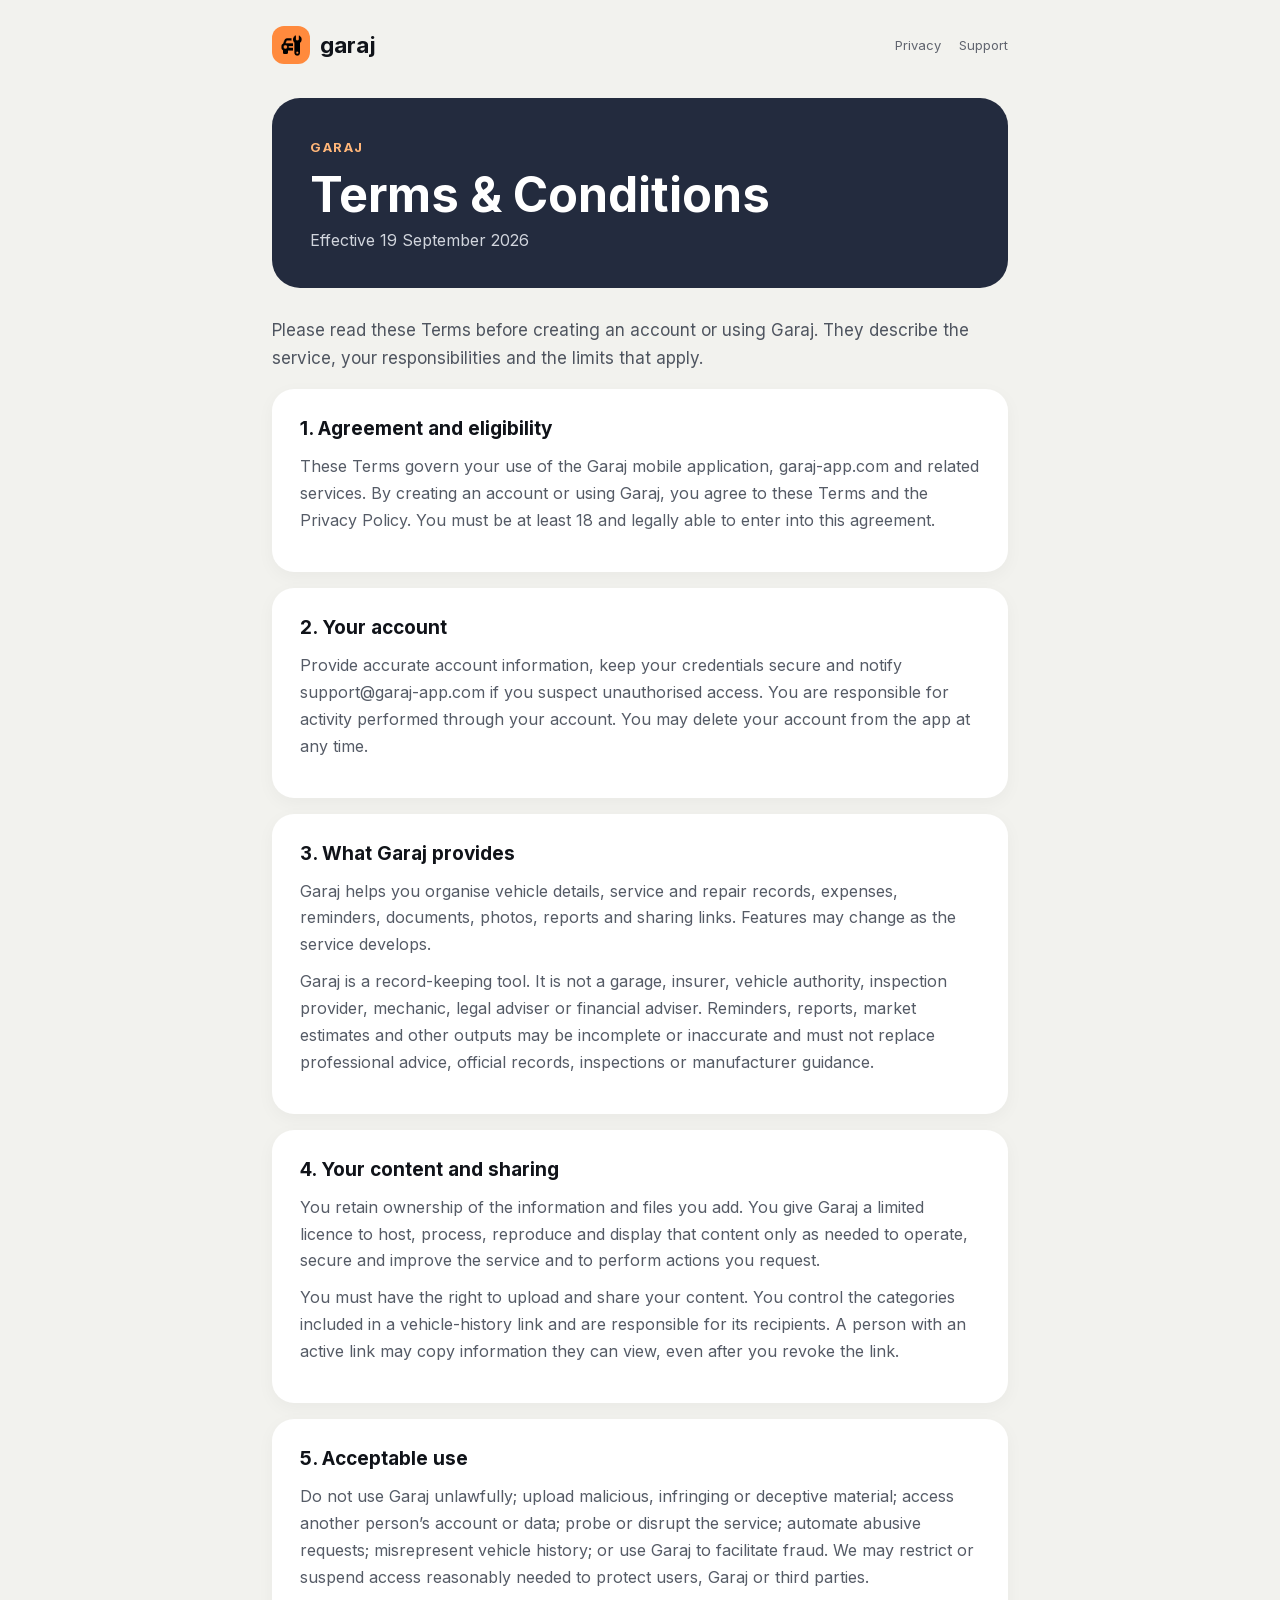
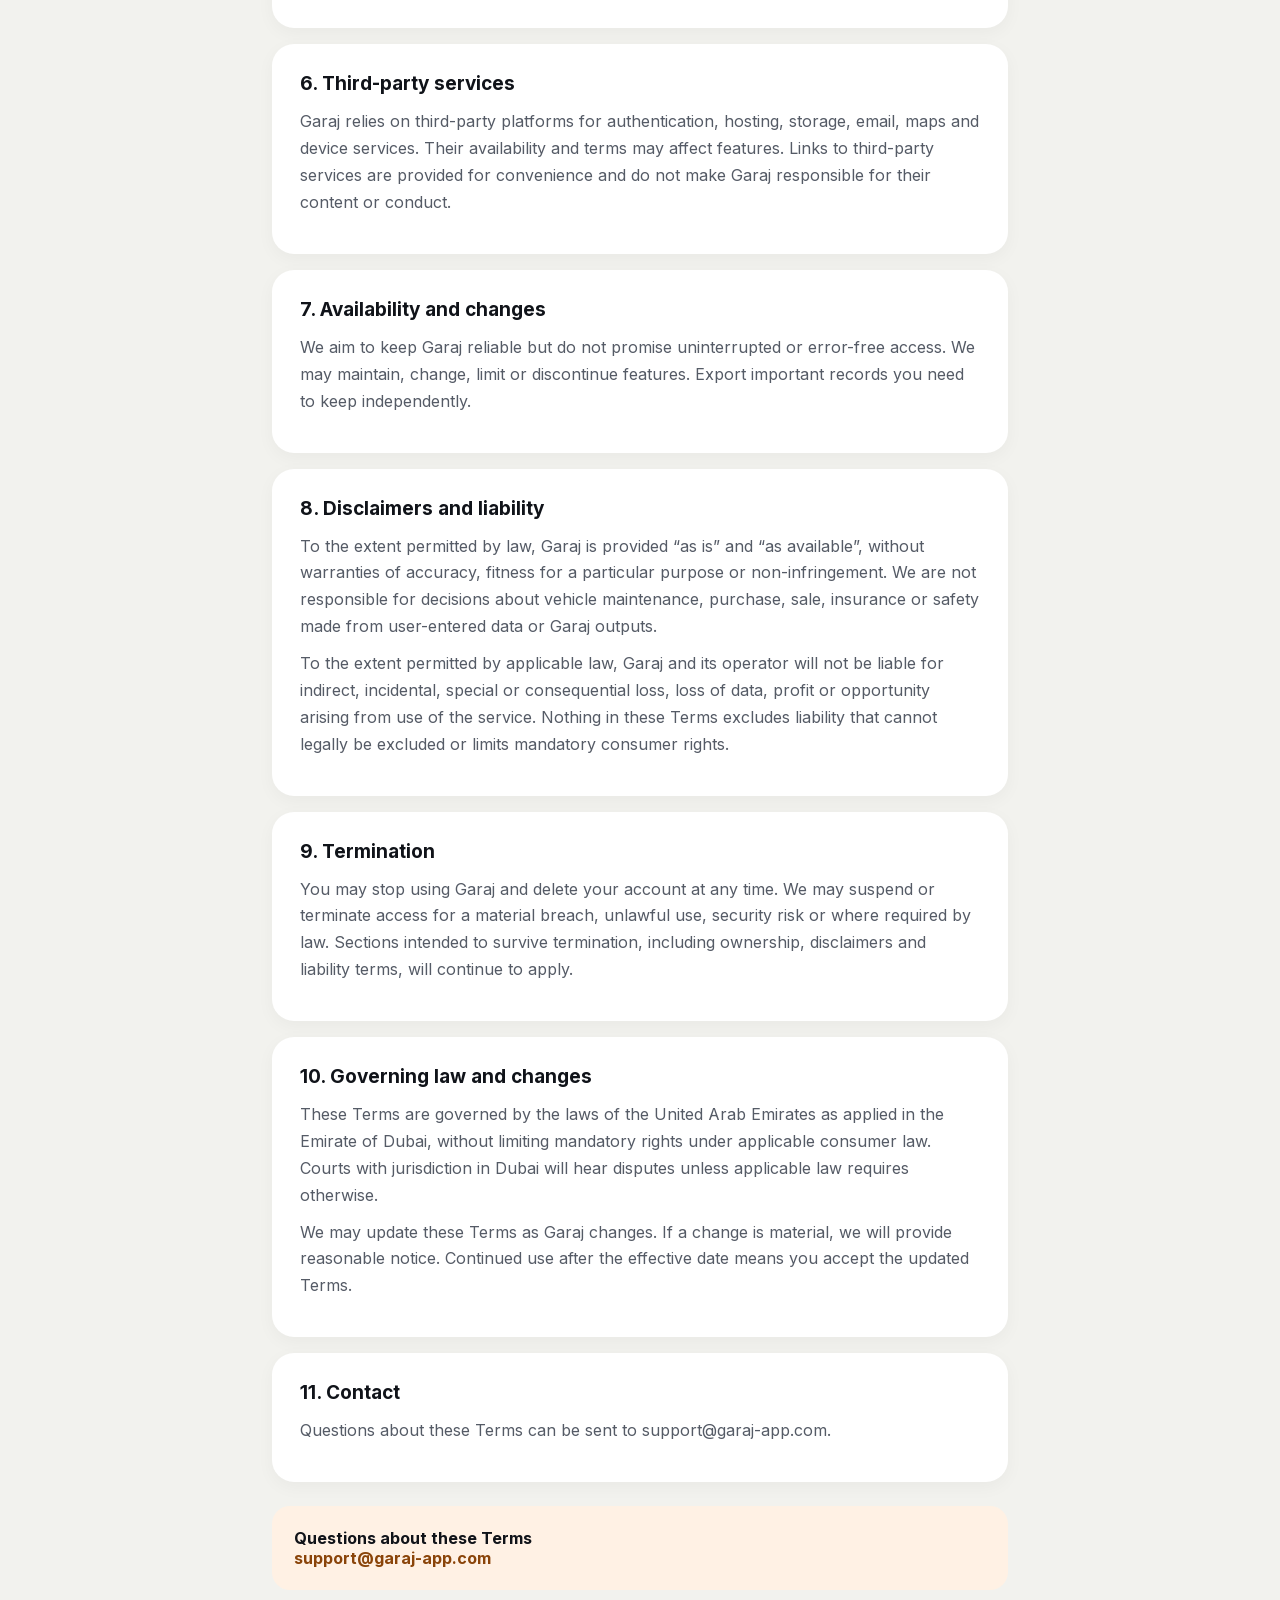
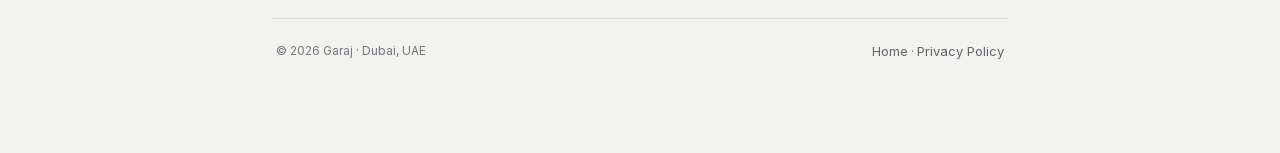
<file: terms.html>
<!doctype html><html lang="en"><head><meta charset="utf-8"><meta name="viewport" content="width=device-width,initial-scale=1"><meta name="description" content="Garaj Terms and Conditions"><title>Terms &amp; Conditions — Garaj</title><link rel="icon" href="assets/garaj-mark.png"><link rel="stylesheet" href="styles.css"><link rel="stylesheet" href="legal.css"></head><body><main class="legal-wrap">
<nav class="legal-nav"><a class="legal-brand" href="/"><span><img src="assets/garaj-mark.png" alt=""></span>garaj</a><div class="legal-nav-links"><a href="/privacy.html">Privacy</a><a href="mailto:support@garaj-app.com">Support</a></div></nav>
<header class="legal-hero"><small>GARAJ</small><h1>Terms &amp; Conditions</h1><p>Effective 19 September 2026</p></header>
<p class="legal-intro">Please read these Terms before creating an account or using Garaj. They describe the service, your responsibilities and the limits that apply.</p>
<section class="legal-card"><h2>1. Agreement and eligibility</h2><p>These Terms govern your use of the Garaj mobile application, garaj-app.com and related services. By creating an account or using Garaj, you agree to these Terms and the Privacy Policy. You must be at least 18 and legally able to enter into this agreement.</p></section>
<section class="legal-card"><h2>2. Your account</h2><p>Provide accurate account information, keep your credentials secure and notify support@garaj-app.com if you suspect unauthorised access. You are responsible for activity performed through your account. You may delete your account from the app at any time.</p></section>
<section class="legal-card"><h2>3. What Garaj provides</h2><p>Garaj helps you organise vehicle details, service and repair records, expenses, reminders, documents, photos, reports and sharing links. Features may change as the service develops.</p><p>Garaj is a record-keeping tool. It is not a garage, insurer, vehicle authority, inspection provider, mechanic, legal adviser or financial adviser. Reminders, reports, market estimates and other outputs may be incomplete or inaccurate and must not replace professional advice, official records, inspections or manufacturer guidance.</p></section>
<section class="legal-card"><h2>4. Your content and sharing</h2><p>You retain ownership of the information and files you add. You give Garaj a limited licence to host, process, reproduce and display that content only as needed to operate, secure and improve the service and to perform actions you request.</p><p>You must have the right to upload and share your content. You control the categories included in a vehicle-history link and are responsible for its recipients. A person with an active link may copy information they can view, even after you revoke the link.</p></section>
<section class="legal-card"><h2>5. Acceptable use</h2><p>Do not use Garaj unlawfully; upload malicious, infringing or deceptive material; access another person’s account or data; probe or disrupt the service; automate abusive requests; misrepresent vehicle history; or use Garaj to facilitate fraud. We may restrict or suspend access reasonably needed to protect users, Garaj or third parties.</p></section>
<section class="legal-card"><h2>6. Third-party services</h2><p>Garaj relies on third-party platforms for authentication, hosting, storage, email, maps and device services. Their availability and terms may affect features. Links to third-party services are provided for convenience and do not make Garaj responsible for their content or conduct.</p></section>
<section class="legal-card"><h2>7. Availability and changes</h2><p>We aim to keep Garaj reliable but do not promise uninterrupted or error-free access. We may maintain, change, limit or discontinue features. Export important records you need to keep independently.</p></section>
<section class="legal-card"><h2>8. Disclaimers and liability</h2><p>To the extent permitted by law, Garaj is provided “as is” and “as available”, without warranties of accuracy, fitness for a particular purpose or non-infringement. We are not responsible for decisions about vehicle maintenance, purchase, sale, insurance or safety made from user-entered data or Garaj outputs.</p><p>To the extent permitted by applicable law, Garaj and its operator will not be liable for indirect, incidental, special or consequential loss, loss of data, profit or opportunity arising from use of the service. Nothing in these Terms excludes liability that cannot legally be excluded or limits mandatory consumer rights.</p></section>
<section class="legal-card"><h2>9. Termination</h2><p>You may stop using Garaj and delete your account at any time. We may suspend or terminate access for a material breach, unlawful use, security risk or where required by law. Sections intended to survive termination, including ownership, disclaimers and liability terms, will continue to apply.</p></section>
<section class="legal-card"><h2>10. Governing law and changes</h2><p>These Terms are governed by the laws of the United Arab Emirates as applied in the Emirate of Dubai, without limiting mandatory rights under applicable consumer law. Courts with jurisdiction in Dubai will hear disputes unless applicable law requires otherwise.</p><p>We may update these Terms as Garaj changes. If a change is material, we will provide reasonable notice. Continued use after the effective date means you accept the updated Terms.</p></section>
<section class="legal-card"><h2>11. Contact</h2><p>Questions about these Terms can be sent to support@garaj-app.com.</p></section>
<div class="legal-contact"><strong>Questions about these Terms</strong><br><a href="mailto:support@garaj-app.com">support@garaj-app.com</a></div>
<footer class="legal-footer"><span>© 2026 Garaj · Dubai, UAE</span><span><a href="/">Home</a> · <a href="/privacy.html">Privacy Policy</a></span></footer></main></body></html>
</file>
<file: styles.css>
/* cyrillic-ext */
@font-face {
  font-family: 'Inter';
  font-style: normal;
  font-weight: 400;
  font-display: swap;
  src: url("assets/font-f1065ad9.woff2") format('woff2');
  unicode-range: U+0460-052F, U+1C80-1C8A, U+20B4, U+2DE0-2DFF, U+A640-A69F, U+FE2E-FE2F;
}
/* cyrillic */
@font-face {
  font-family: 'Inter';
  font-style: normal;
  font-weight: 400;
  font-display: swap;
  src: url("assets/font-c9fdaff8.woff2") format('woff2');
  unicode-range: U+0301, U+0400-045F, U+0490-0491, U+04B0-04B1, U+2116;
}
/* greek-ext */
@font-face {
  font-family: 'Inter';
  font-style: normal;
  font-weight: 400;
  font-display: swap;
  src: url("assets/font-c492d2ab.woff2") format('woff2');
  unicode-range: U+1F00-1FFF;
}
/* greek */
@font-face {
  font-family: 'Inter';
  font-style: normal;
  font-weight: 400;
  font-display: swap;
  src: url("assets/font-0509ebcc.woff2") format('woff2');
  unicode-range: U+0370-0377, U+037A-037F, U+0384-038A, U+038C, U+038E-03A1, U+03A3-03FF;
}
/* vietnamese */
@font-face {
  font-family: 'Inter';
  font-style: normal;
  font-weight: 400;
  font-display: swap;
  src: url("assets/font-958bc40d.woff2") format('woff2');
  unicode-range: U+0102-0103, U+0110-0111, U+0128-0129, U+0168-0169, U+01A0-01A1, U+01AF-01B0, U+0300-0301, U+0303-0304, U+0308-0309, U+0323, U+0329, U+1EA0-1EF9, U+20AB;
}
/* latin-ext */
@font-face {
  font-family: 'Inter';
  font-style: normal;
  font-weight: 400;
  font-display: swap;
  src: url("assets/font-217ce830.woff2") format('woff2');
  unicode-range: U+0100-02BA, U+02BD-02C5, U+02C7-02CC, U+02CE-02D7, U+02DD-02FF, U+0304, U+0308, U+0329, U+1D00-1DBF, U+1E00-1E9F, U+1EF2-1EFF, U+2020, U+20A0-20AB, U+20AD-20C0, U+2113, U+2C60-2C7F, U+A720-A7FF;
}
/* latin */
@font-face {
  font-family: 'Inter';
  font-style: normal;
  font-weight: 400;
  font-display: swap;
  src: url("assets/font-4dbc39cd.woff2") format('woff2');
  unicode-range: U+0000-00FF, U+0131, U+0152-0153, U+02BB-02BC, U+02C6, U+02DA, U+02DC, U+0304, U+0308, U+0329, U+2000-206F, U+20AC, U+2122, U+2191, U+2193, U+2212, U+2215, U+FEFF, U+FFFD;
}
/* cyrillic-ext */
@font-face {
  font-family: 'Inter';
  font-style: normal;
  font-weight: 500;
  font-display: swap;
  src: url("assets/font-f1065ad9.woff2") format('woff2');
  unicode-range: U+0460-052F, U+1C80-1C8A, U+20B4, U+2DE0-2DFF, U+A640-A69F, U+FE2E-FE2F;
}
/* cyrillic */
@font-face {
  font-family: 'Inter';
  font-style: normal;
  font-weight: 500;
  font-display: swap;
  src: url("assets/font-c9fdaff8.woff2") format('woff2');
  unicode-range: U+0301, U+0400-045F, U+0490-0491, U+04B0-04B1, U+2116;
}
/* greek-ext */
@font-face {
  font-family: 'Inter';
  font-style: normal;
  font-weight: 500;
  font-display: swap;
  src: url("assets/font-c492d2ab.woff2") format('woff2');
  unicode-range: U+1F00-1FFF;
}
/* greek */
@font-face {
  font-family: 'Inter';
  font-style: normal;
  font-weight: 500;
  font-display: swap;
  src: url("assets/font-0509ebcc.woff2") format('woff2');
  unicode-range: U+0370-0377, U+037A-037F, U+0384-038A, U+038C, U+038E-03A1, U+03A3-03FF;
}
/* vietnamese */
@font-face {
  font-family: 'Inter';
  font-style: normal;
  font-weight: 500;
  font-display: swap;
  src: url("assets/font-958bc40d.woff2") format('woff2');
  unicode-range: U+0102-0103, U+0110-0111, U+0128-0129, U+0168-0169, U+01A0-01A1, U+01AF-01B0, U+0300-0301, U+0303-0304, U+0308-0309, U+0323, U+0329, U+1EA0-1EF9, U+20AB;
}
/* latin-ext */
@font-face {
  font-family: 'Inter';
  font-style: normal;
  font-weight: 500;
  font-display: swap;
  src: url("assets/font-217ce830.woff2") format('woff2');
  unicode-range: U+0100-02BA, U+02BD-02C5, U+02C7-02CC, U+02CE-02D7, U+02DD-02FF, U+0304, U+0308, U+0329, U+1D00-1DBF, U+1E00-1E9F, U+1EF2-1EFF, U+2020, U+20A0-20AB, U+20AD-20C0, U+2113, U+2C60-2C7F, U+A720-A7FF;
}
/* latin */
@font-face {
  font-family: 'Inter';
  font-style: normal;
  font-weight: 500;
  font-display: swap;
  src: url("assets/font-4dbc39cd.woff2") format('woff2');
  unicode-range: U+0000-00FF, U+0131, U+0152-0153, U+02BB-02BC, U+02C6, U+02DA, U+02DC, U+0304, U+0308, U+0329, U+2000-206F, U+20AC, U+2122, U+2191, U+2193, U+2212, U+2215, U+FEFF, U+FFFD;
}
/* cyrillic-ext */
@font-face {
  font-family: 'Inter';
  font-style: normal;
  font-weight: 600;
  font-display: swap;
  src: url("assets/font-f1065ad9.woff2") format('woff2');
  unicode-range: U+0460-052F, U+1C80-1C8A, U+20B4, U+2DE0-2DFF, U+A640-A69F, U+FE2E-FE2F;
}
/* cyrillic */
@font-face {
  font-family: 'Inter';
  font-style: normal;
  font-weight: 600;
  font-display: swap;
  src: url("assets/font-c9fdaff8.woff2") format('woff2');
  unicode-range: U+0301, U+0400-045F, U+0490-0491, U+04B0-04B1, U+2116;
}
/* greek-ext */
@font-face {
  font-family: 'Inter';
  font-style: normal;
  font-weight: 600;
  font-display: swap;
  src: url("assets/font-c492d2ab.woff2") format('woff2');
  unicode-range: U+1F00-1FFF;
}
/* greek */
@font-face {
  font-family: 'Inter';
  font-style: normal;
  font-weight: 600;
  font-display: swap;
  src: url("assets/font-0509ebcc.woff2") format('woff2');
  unicode-range: U+0370-0377, U+037A-037F, U+0384-038A, U+038C, U+038E-03A1, U+03A3-03FF;
}
/* vietnamese */
@font-face {
  font-family: 'Inter';
  font-style: normal;
  font-weight: 600;
  font-display: swap;
  src: url("assets/font-958bc40d.woff2") format('woff2');
  unicode-range: U+0102-0103, U+0110-0111, U+0128-0129, U+0168-0169, U+01A0-01A1, U+01AF-01B0, U+0300-0301, U+0303-0304, U+0308-0309, U+0323, U+0329, U+1EA0-1EF9, U+20AB;
}
/* latin-ext */
@font-face {
  font-family: 'Inter';
  font-style: normal;
  font-weight: 600;
  font-display: swap;
  src: url("assets/font-217ce830.woff2") format('woff2');
  unicode-range: U+0100-02BA, U+02BD-02C5, U+02C7-02CC, U+02CE-02D7, U+02DD-02FF, U+0304, U+0308, U+0329, U+1D00-1DBF, U+1E00-1E9F, U+1EF2-1EFF, U+2020, U+20A0-20AB, U+20AD-20C0, U+2113, U+2C60-2C7F, U+A720-A7FF;
}
/* latin */
@font-face {
  font-family: 'Inter';
  font-style: normal;
  font-weight: 600;
  font-display: swap;
  src: url("assets/font-4dbc39cd.woff2") format('woff2');
  unicode-range: U+0000-00FF, U+0131, U+0152-0153, U+02BB-02BC, U+02C6, U+02DA, U+02DC, U+0304, U+0308, U+0329, U+2000-206F, U+20AC, U+2122, U+2191, U+2193, U+2212, U+2215, U+FEFF, U+FFFD;
}
/* cyrillic-ext */
@font-face {
  font-family: 'Inter';
  font-style: normal;
  font-weight: 700;
  font-display: swap;
  src: url("assets/font-f1065ad9.woff2") format('woff2');
  unicode-range: U+0460-052F, U+1C80-1C8A, U+20B4, U+2DE0-2DFF, U+A640-A69F, U+FE2E-FE2F;
}
/* cyrillic */
@font-face {
  font-family: 'Inter';
  font-style: normal;
  font-weight: 700;
  font-display: swap;
  src: url("assets/font-c9fdaff8.woff2") format('woff2');
  unicode-range: U+0301, U+0400-045F, U+0490-0491, U+04B0-04B1, U+2116;
}
/* greek-ext */
@font-face {
  font-family: 'Inter';
  font-style: normal;
  font-weight: 700;
  font-display: swap;
  src: url("assets/font-c492d2ab.woff2") format('woff2');
  unicode-range: U+1F00-1FFF;
}
/* greek */
@font-face {
  font-family: 'Inter';
  font-style: normal;
  font-weight: 700;
  font-display: swap;
  src: url("assets/font-0509ebcc.woff2") format('woff2');
  unicode-range: U+0370-0377, U+037A-037F, U+0384-038A, U+038C, U+038E-03A1, U+03A3-03FF;
}
/* vietnamese */
@font-face {
  font-family: 'Inter';
  font-style: normal;
  font-weight: 700;
  font-display: swap;
  src: url("assets/font-958bc40d.woff2") format('woff2');
  unicode-range: U+0102-0103, U+0110-0111, U+0128-0129, U+0168-0169, U+01A0-01A1, U+01AF-01B0, U+0300-0301, U+0303-0304, U+0308-0309, U+0323, U+0329, U+1EA0-1EF9, U+20AB;
}
/* latin-ext */
@font-face {
  font-family: 'Inter';
  font-style: normal;
  font-weight: 700;
  font-display: swap;
  src: url("assets/font-217ce830.woff2") format('woff2');
  unicode-range: U+0100-02BA, U+02BD-02C5, U+02C7-02CC, U+02CE-02D7, U+02DD-02FF, U+0304, U+0308, U+0329, U+1D00-1DBF, U+1E00-1E9F, U+1EF2-1EFF, U+2020, U+20A0-20AB, U+20AD-20C0, U+2113, U+2C60-2C7F, U+A720-A7FF;
}
/* latin */
@font-face {
  font-family: 'Inter';
  font-style: normal;
  font-weight: 700;
  font-display: swap;
  src: url("assets/font-4dbc39cd.woff2") format('woff2');
  unicode-range: U+0000-00FF, U+0131, U+0152-0153, U+02BB-02BC, U+02C6, U+02DA, U+02DC, U+0304, U+0308, U+0329, U+2000-206F, U+20AC, U+2122, U+2191, U+2193, U+2212, U+2215, U+FEFF, U+FFFD;
}
/* latin-ext */
@font-face {
  font-family: 'Sora';
  font-style: normal;
  font-weight: 600;
  font-display: swap;
  src: url("assets/font-446d7025.woff2") format('woff2');
  unicode-range: U+0100-02BA, U+02BD-02C5, U+02C7-02CC, U+02CE-02D7, U+02DD-02FF, U+0304, U+0308, U+0329, U+1D00-1DBF, U+1E00-1E9F, U+1EF2-1EFF, U+2020, U+20A0-20AB, U+20AD-20C0, U+2113, U+2C60-2C7F, U+A720-A7FF;
}
/* latin */
@font-face {
  font-family: 'Sora';
  font-style: normal;
  font-weight: 600;
  font-display: swap;
  src: url("assets/font-bed278b3.woff2") format('woff2');
  unicode-range: U+0000-00FF, U+0131, U+0152-0153, U+02BB-02BC, U+02C6, U+02DA, U+02DC, U+0304, U+0308, U+0329, U+2000-206F, U+20AC, U+2122, U+2191, U+2193, U+2212, U+2215, U+FEFF, U+FFFD;
}
/* latin-ext */
@font-face {
  font-family: 'Sora';
  font-style: normal;
  font-weight: 700;
  font-display: swap;
  src: url("assets/font-446d7025.woff2") format('woff2');
  unicode-range: U+0100-02BA, U+02BD-02C5, U+02C7-02CC, U+02CE-02D7, U+02DD-02FF, U+0304, U+0308, U+0329, U+1D00-1DBF, U+1E00-1E9F, U+1EF2-1EFF, U+2020, U+20A0-20AB, U+20AD-20C0, U+2113, U+2C60-2C7F, U+A720-A7FF;
}
/* latin */
@font-face {
  font-family: 'Sora';
  font-style: normal;
  font-weight: 700;
  font-display: swap;
  src: url("assets/font-bed278b3.woff2") format('woff2');
  unicode-range: U+0000-00FF, U+0131, U+0152-0153, U+02BB-02BC, U+02C6, U+02DA, U+02DC, U+0304, U+0308, U+0329, U+2000-206F, U+20AC, U+2122, U+2191, U+2193, U+2212, U+2215, U+FEFF, U+FFFD;
}
/* latin-ext */
@font-face {
  font-family: 'Sora';
  font-style: normal;
  font-weight: 800;
  font-display: swap;
  src: url("assets/font-446d7025.woff2") format('woff2');
  unicode-range: U+0100-02BA, U+02BD-02C5, U+02C7-02CC, U+02CE-02D7, U+02DD-02FF, U+0304, U+0308, U+0329, U+1D00-1DBF, U+1E00-1E9F, U+1EF2-1EFF, U+2020, U+20A0-20AB, U+20AD-20C0, U+2113, U+2C60-2C7F, U+A720-A7FF;
}
/* latin */
@font-face {
  font-family: 'Sora';
  font-style: normal;
  font-weight: 800;
  font-display: swap;
  src: url("assets/font-bed278b3.woff2") format('woff2');
  unicode-range: U+0000-00FF, U+0131, U+0152-0153, U+02BB-02BC, U+02C6, U+02DA, U+02DC, U+0304, U+0308, U+0329, U+2000-206F, U+20AC, U+2122, U+2191, U+2193, U+2212, U+2215, U+FEFF, U+FFFD;
}


  body { margin: 0; background: #E9E9E5; }
  a { color: #101319; text-decoration: none; }
  a:hover { color: #B4560F; }
  @keyframes fadeUp { from { opacity: 0; transform: translateY(10px); } to { opacity: 1; transform: none; } }
  @media (prefers-reduced-motion: reduce) { * { animation: none !important; } }


/* Layout adjustments for narrow screens and keyboard navigation. */
html { scroll-behavior: smooth; }
*, *::before, *::after { box-sizing: border-box; }
body { min-width: 320px; }
section[id] { scroll-margin-top: 24px; }
a:focus-visible { outline: 3px solid #B4560F; outline-offset: 4px; border-radius: 4px; }
@media (max-width: 700px) {
  header { padding-top: 18px !important; padding-bottom: 12px !important; }
  header nav { width: 100%; gap: 12px 18px !important; }
  header nav a { font-size: 13px !important; }
  section { min-width: 0; }
  section > div { min-width: 0 !important; }
  h1 { font-size: clamp(42px, 12vw, 64px) !important; }
}
@media (prefers-reduced-motion: reduce) { html { scroll-behavior: auto; } }
</file>
<file: legal.css>
*{box-sizing:border-box}body{margin:0;background:#f2f2ee;color:#101319;font-family:Inter,-apple-system,BlinkMacSystemFont,"Segoe UI",sans-serif}.legal-wrap{max-width:780px;margin:0 auto;padding:26px 22px 70px}.legal-nav{display:flex;align-items:center;justify-content:space-between;gap:18px;margin-bottom:34px}.legal-brand{display:flex;align-items:center;gap:10px;color:#101319;text-decoration:none;font-size:22px;font-weight:800}.legal-brand span{width:38px;height:38px;border-radius:12px;background:#ff8a3d;display:grid;place-items:center}.legal-brand img{width:23px;height:23px}.legal-nav-links{display:flex;gap:18px}.legal-nav-links a,.legal-footer a{color:#61656f;text-decoration:none;font-size:13px}.legal-hero{background:#232b3e;color:white;border-radius:28px;padding:38px;margin-bottom:28px}.legal-hero small{color:#ffb679;font-weight:800;letter-spacing:.12em}.legal-hero h1{font-size:clamp(32px,6vw,48px);line-height:1.05;margin:14px 0 10px}.legal-hero p{color:#d1d5dd;margin:0}.legal-intro{font-size:17px;line-height:1.65;color:#4f5560}.legal-card{background:#fff;border-radius:22px;padding:28px;margin:16px 0;box-shadow:0 5px 18px #1013190a}.legal-card h2{font-size:19px;margin:0 0 13px}.legal-card p{color:#555b66;line-height:1.68;margin:10px 0}.legal-contact{background:#fff1e4;border-radius:18px;padding:22px;margin-top:24px}.legal-contact a{color:#8a4409;font-weight:700}.legal-footer{display:flex;justify-content:space-between;gap:14px;flex-wrap:wrap;margin-top:28px;padding:24px 4px;border-top:1px solid #dcdcd5;color:#737782;font-size:12px}@media(max-width:560px){.legal-wrap{padding:18px 14px 46px}.legal-nav{align-items:flex-start}.legal-nav-links{flex-direction:column;gap:7px;text-align:right}.legal-hero{padding:27px 23px;border-radius:23px}.legal-card{padding:22px}}
</file>
